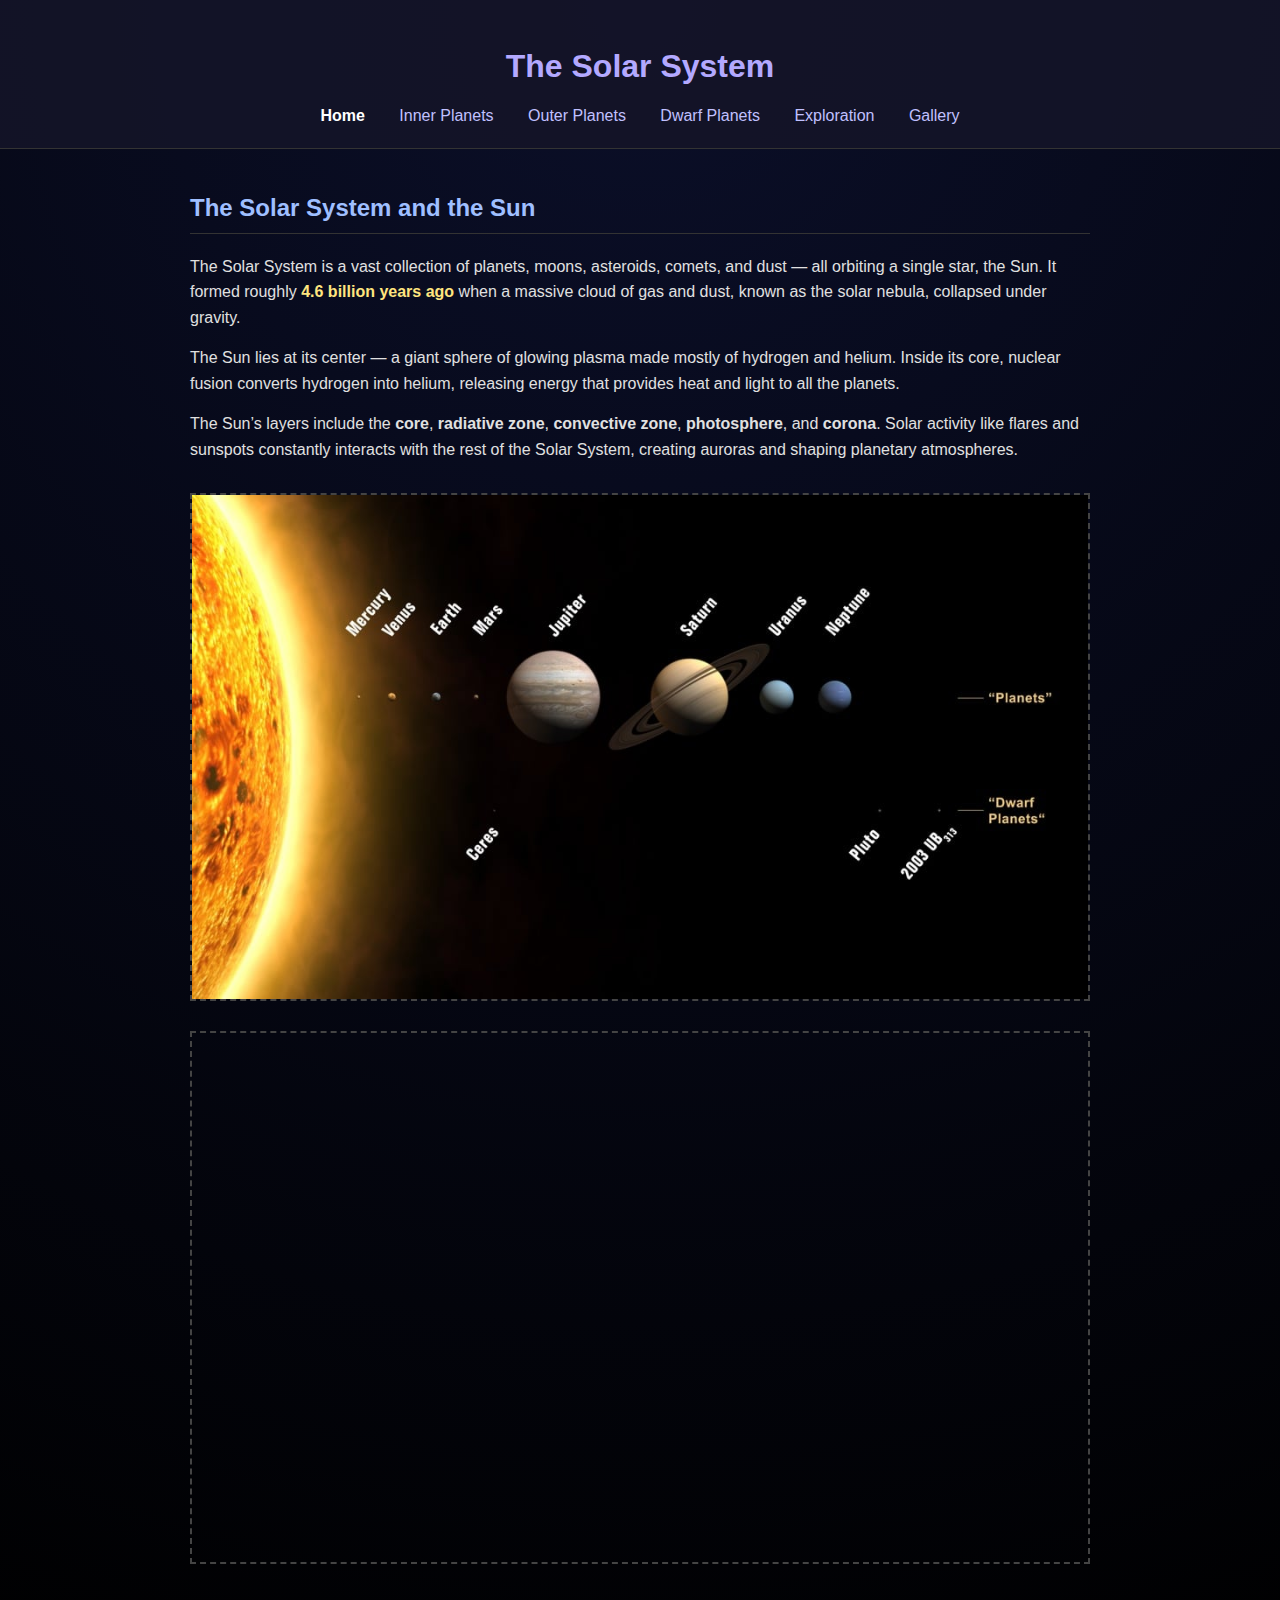
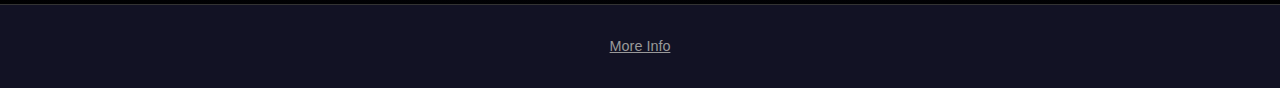
<file: index.html>
<!DOCTYPE html>
<html lang="en">
<head>
    <meta charset="UTF-8">
    <meta name="viewport" content="width=device-width, initial-scale=1.0">
    <title>The Solar System</title>
    <link rel="stylesheet" href="style.css">
    <link rel="icon" type="image/x-icon" href="/images/favicon.png">
</head>

<body>
    <header>
        <h1>The Solar System</h1>
        <nav>
            <a href="index.html" class="active">Home</a>
            <a href="inner.html">Inner Planets</a>
            <a href="outer.html">Outer Planets</a>
            <a href="dwarfs.html">Dwarf Planets</a>
            <a href="exploration.html">Exploration</a>
            <a href="gallery.html">Gallery</a>

        </nav>

    </header>

    <main>
        <section>
            <h2>The Solar System and the Sun</h2>
            <p>
                The Solar System is a vast collection of planets, moons, asteroids, comets, and dust — all orbiting a single star, the Sun. 
                It formed roughly <span class="highlight">4.6 billion years ago</span> when a massive cloud of gas and dust, known as the solar nebula, collapsed under gravity.
            </p>

            <p>
                The Sun lies at its center — a giant sphere of glowing plasma made mostly of hydrogen and helium. Inside its core, nuclear fusion converts hydrogen into helium, releasing energy that provides heat and light to all the planets.
            </p>

            <p>
                The Sun’s layers include the <strong>core</strong>, <strong>radiative zone</strong>, <strong>convective zone</strong>, <strong>photosphere</strong>, and <strong>corona</strong>.
                Solar activity like flares and sunspots constantly interacts with the rest of the Solar System, creating auroras and shaping planetary atmospheres.
            </p>

            <div class="placeholder"><img src="images/solarsystem.jpg" class="center" title="Diagram of the Solar System"></div>
            <div class="placeholder">
                <div class="wrapper">
                    <iframe src="https://eyes.nasa.gov/apps/solar-system/#/home?interactPrompt=true" allowfullscreen frameborder="0"></iframe>
                </div>
            </div>

        </section>

    </main>

    <footer>
        <p><a href="https://www.britannica.com/science/solar-system">More Info</a></p>

    </footer>

</body>
</html>
</file>
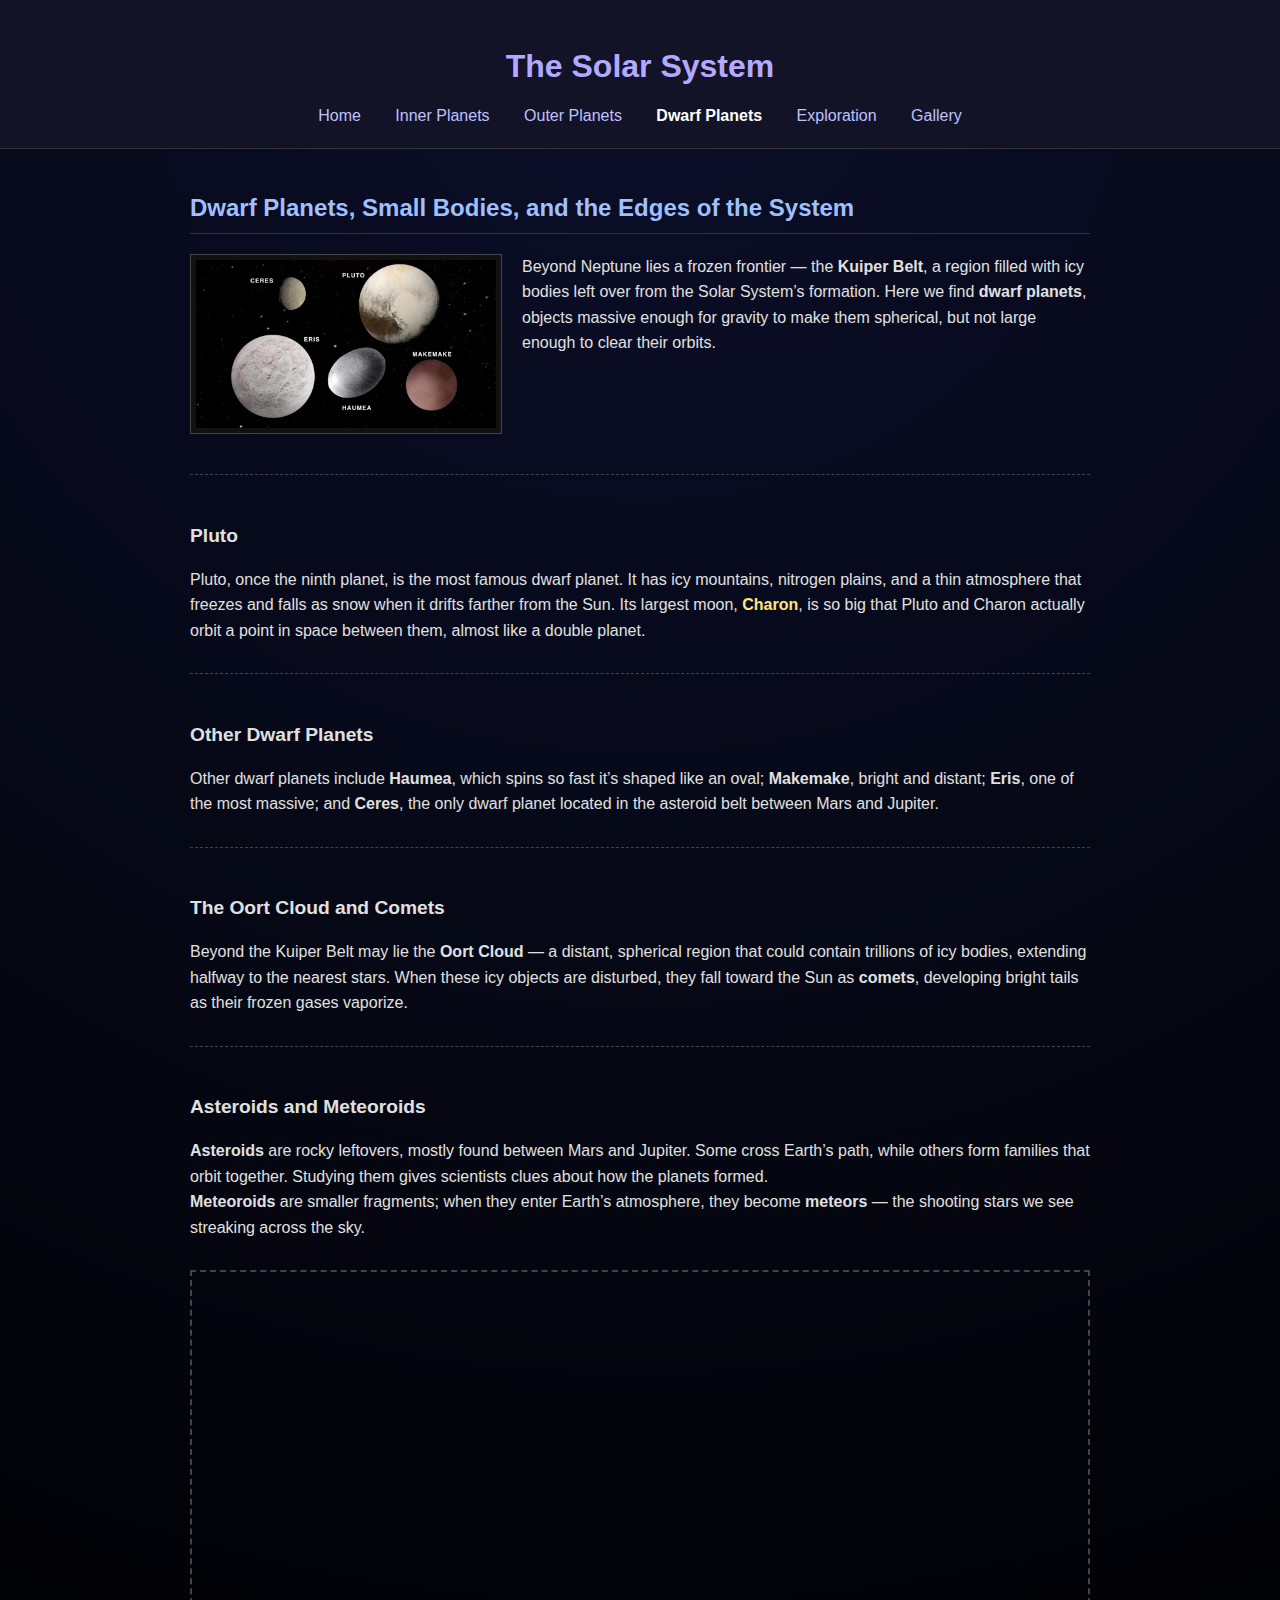
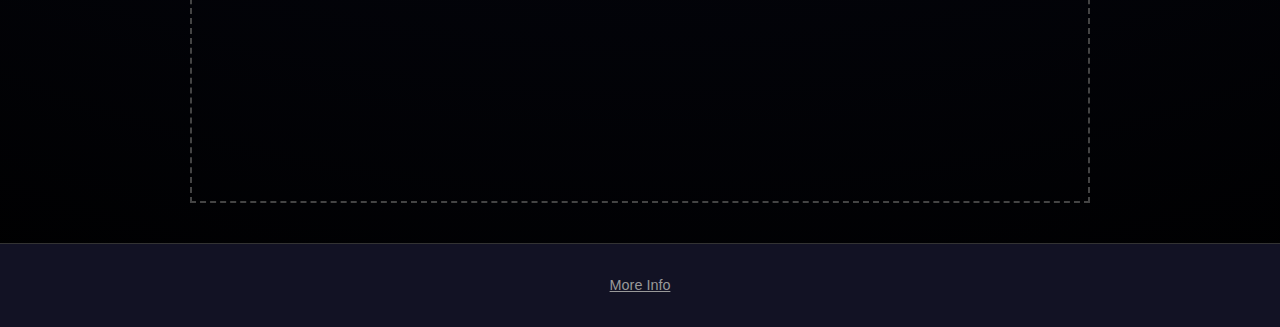
<file: dwarfs.html>
<!DOCTYPE html>
<html lang="en">
<head>
    <meta charset="UTF-8">
    <meta name="viewport" content="width=device-width, initial-scale=1.0">
    <title>The Solar System</title>
    <link rel="stylesheet" href="style.css">
    <link rel="icon" href="./favicon.png" />
</head>

<body>
    <header>
        <h1>The Solar System</h1>
        <nav>
            <a href="index.html">Home</a>
            <a href="inner.html">Inner Planets</a>
            <a href="outer.html">Outer Planets</a>
            <a href="dwarfs.html" class="active">Dwarf Planets</a>
            <a href="exploration.html">Exploration</a>
            <a href="gallery.html">Gallery</a>

        </nav>

    </header>

    <main>
        <section>
            <h2>Dwarf Planets, Small Bodies, and the Edges of the System</h2>
            <div class="content-wrapper">
                <img src="images/dwarf-planets.jpg" title="Dwarf Planets" class="img-float-left">
                <p>
                    Beyond Neptune lies a frozen frontier — the <strong>Kuiper Belt</strong>, a region filled with icy bodies left over from the Solar System’s formation. Here we find <strong>dwarf planets</strong>, objects massive enough for gravity to make them spherical, but not large enough to clear their orbits.
                </p>
            </div>
            <div class="content-section">
                <h4>Pluto</h4>
                <p>
                    Pluto, once the ninth planet, is the most famous dwarf planet. It has icy mountains, nitrogen plains, and a thin atmosphere that freezes and falls as snow when it drifts farther from the Sun. Its largest moon, <span class="highlight">Charon</span>, is so big that Pluto and Charon actually orbit a point in space between them, almost like a double planet.
                </p>
            </div>
            
            <div class="content-section">
                <h4>Other Dwarf Planets</h4>
                <p>
                    Other dwarf planets include <strong>Haumea</strong>, which spins so fast it’s shaped like an oval; <strong>Makemake</strong>, bright and distant; <strong>Eris</strong>, one of the most massive; and <strong>Ceres</strong>, the only dwarf planet located in the asteroid belt between Mars and Jupiter.
                </p>
            </div>

            <div class="content-section">
                <h4>The Oort Cloud and Comets</h4>
                <p>
                    Beyond the Kuiper Belt may lie the <strong>Oort Cloud</strong> — a distant, spherical region that could contain trillions of icy bodies, extending halfway to the nearest stars. When these icy objects are disturbed, they fall toward the Sun as <strong>comets</strong>, developing bright tails as their frozen gases vaporize.
                </p>
            </div>

            <div class="content-section">
                <h4>Asteroids and Meteoroids</h4>
                <p>
                    <strong>Asteroids</strong> are rocky leftovers, mostly found between Mars and Jupiter. Some cross Earth’s path, while others form families that orbit together. Studying them gives scientists clues about how the planets formed.<br>
                    <strong>Meteoroids</strong> are smaller fragments; when they enter Earth’s atmosphere, they become <strong>meteors</strong> — the shooting stars we see streaking across the sky.
                </p>
            </div>

            <div class="placeholder">
                <div class="wrapper">
                    <iframe src="https://eyes.nasa.gov/apps/asteroids/#/home" allowfullscreen frameborder="0"></iframe>
                </div>
            </div>

        </section>

    </main>

    <footer>
        <p><a href="https://en.wikipedia.org/wiki/Dwarf_planet">More Info</a></p>

    </footer>

</body>

</html>
</file>
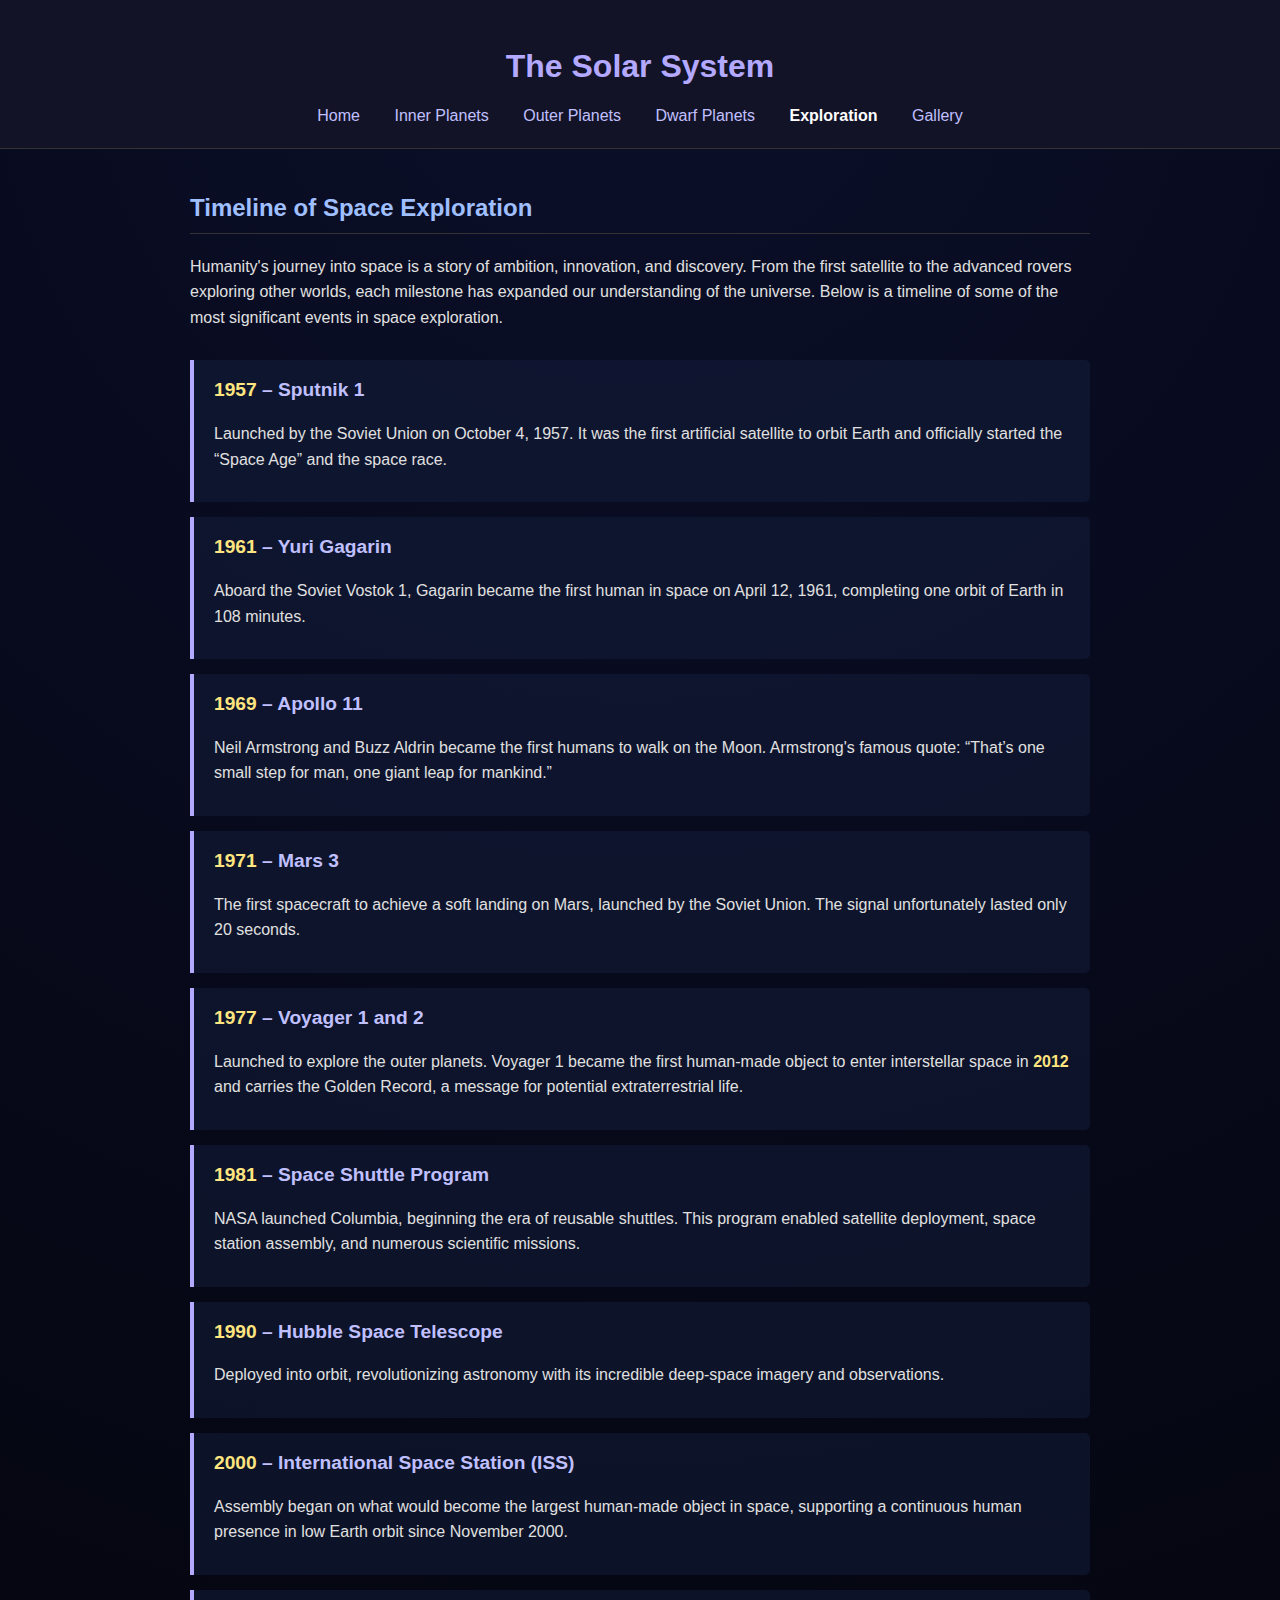
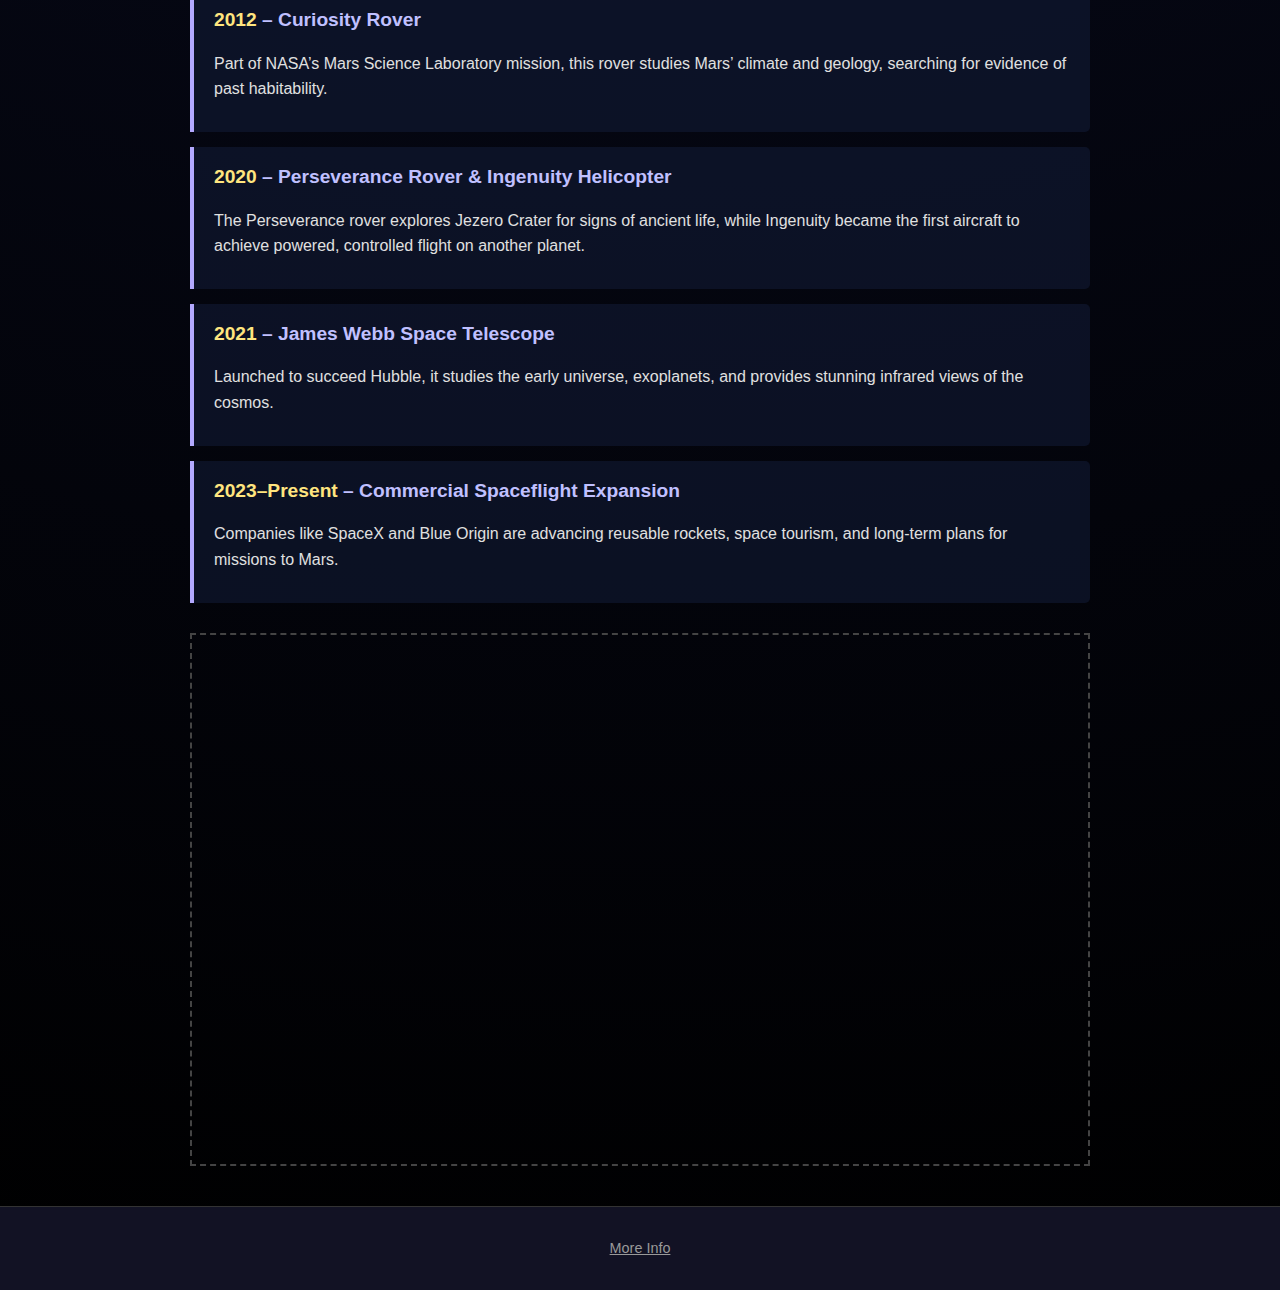
<file: exploration.html>
<!DOCTYPE html>
<html lang="en">
<head>
    <meta charset="UTF-8">
    <meta name="viewport" content="width=device-width, initial-scale=1.0">
    <title>The Solar System</title>
    <link rel="stylesheet" href="style.css">
    <link rel="icon" type="image/x-icon" href="/images/favicon.png">
</head>

<body>
    <header>
        <h1>The Solar System</h1>
        <nav>
            <a href="index.html">Home</a>
            <a href="inner.html">Inner Planets</a>
            <a href="outer.html">Outer Planets</a>
            <a href="dwarfs.html">Dwarf Planets</a>
            <a href="exploration.html" class="active">Exploration</a>
            <a href="gallery.html">Gallery</a>

        </nav>

    </header>

    <main>
        <section>
            <h2>Timeline of Space Exploration</h2>
            <p>
                Humanity's journey into space is a story of ambition, innovation, and discovery. From the first satellite to the advanced rovers exploring other worlds, each milestone has expanded our understanding of the universe. Below is a timeline of some of the most significant events in space exploration.
            </p>

            <ul class="timeline">
                <li>
                    <h4><span class="highlight">1957</span> – Sputnik 1</h4>
                    <p>Launched by the Soviet Union on October 4, 1957. It was the first artificial satellite to orbit Earth and officially started the “Space Age” and the space race.</p>
                </li>
                <li>
                    <h4><span class="highlight">1961</span> – Yuri Gagarin</h4>
                    <p>Aboard the Soviet Vostok 1, Gagarin became the first human in space on April 12, 1961, completing one orbit of Earth in 108 minutes.</p>
                </li>
                <li>
                    <h4><span class="highlight">1969</span> – Apollo 11</h4>
                    <p>Neil Armstrong and Buzz Aldrin became the first humans to walk on the Moon. Armstrong's famous quote: <span>“That’s one small step for man, one giant leap for mankind.”</span></p>
                </li>
                <li>
                    <h4><span class="highlight">1971</span> – Mars 3</h4>
                    <p>The first spacecraft to achieve a soft landing on Mars, launched by the Soviet Union. The signal unfortunately lasted only 20 seconds.</p>
                </li>
                <li>
                    <h4><span class="highlight">1977</span> – Voyager 1 and 2</h4>
                    <p>Launched to explore the outer planets. Voyager 1 became the first human-made object to enter interstellar space in <span class="highlight">2012</span> and carries the Golden Record, a message for potential extraterrestrial life.</p>
                </li>
                <li>
                    <h4><span class="highlight">1981</span> – Space Shuttle Program</h4>
                    <p>NASA launched Columbia, beginning the era of reusable shuttles. This program enabled satellite deployment, space station assembly, and numerous scientific missions.</p>
                </li>
                <li>
                    <h4><span class="highlight">1990</span> – Hubble Space Telescope</h4>
                    <p>Deployed into orbit, revolutionizing astronomy with its incredible deep-space imagery and observations.</p>
                </li>
                <li>
                    <h4><span class="highlight">2000</span> – International Space Station (ISS)</h4>
                    <p>Assembly began on what would become the largest human-made object in space, supporting a continuous human presence in low Earth orbit since November 2000.</p>
                </li>
                <li>
                    <h4><span class="highlight">2012</span> – Curiosity Rover</h4>
                    <p>Part of NASA’s Mars Science Laboratory mission, this rover studies Mars’ climate and geology, searching for evidence of past habitability.</p>
                </li>
                <li>
                    <h4><span class="highlight">2020</span> – Perseverance Rover & Ingenuity Helicopter</h4>
                    <p>The Perseverance rover explores Jezero Crater for signs of ancient life, while Ingenuity became the first aircraft to achieve powered, controlled flight on another planet.</p>
                </li>
                 <li>
                    <h4><span class="highlight">2021</span> – James Webb Space Telescope</h4>
                    <p>Launched to succeed Hubble, it studies the early universe, exoplanets, and provides stunning infrared views of the cosmos.</p>
                </li>
                <li>
                    <h4><span class="highlight">2023–Present</span> – Commercial Spaceflight Expansion</h4>
                    <p>Companies like <span>SpaceX</span> and <span>Blue Origin</span> are advancing reusable rockets, space tourism, and long-term plans for missions to Mars.</p>
                </li>
            </ul>

            <div class="placeholder">
                <div class="wrapper">
                    <iframe src="https://www.youtube.com/embed/PLcE3AI9wwE?si=XCJ4CtZ4hkO41fFs" title="YouTube video player" frameborder="0" allow="accelerometer; autoplay; clipboard-write; encrypted-media; gyroscope; picture-in-picture; web-share" referrerpolicy="strict-origin-when-cross-origin" allowfullscreen></iframe>
                </div>
            </div>

        </section>

    </main>

    <footer>
        <p><a href="https://www.britannica.com/science/space-exploration">More Info</a></p>

    </footer>

</body>
</html>
</file>
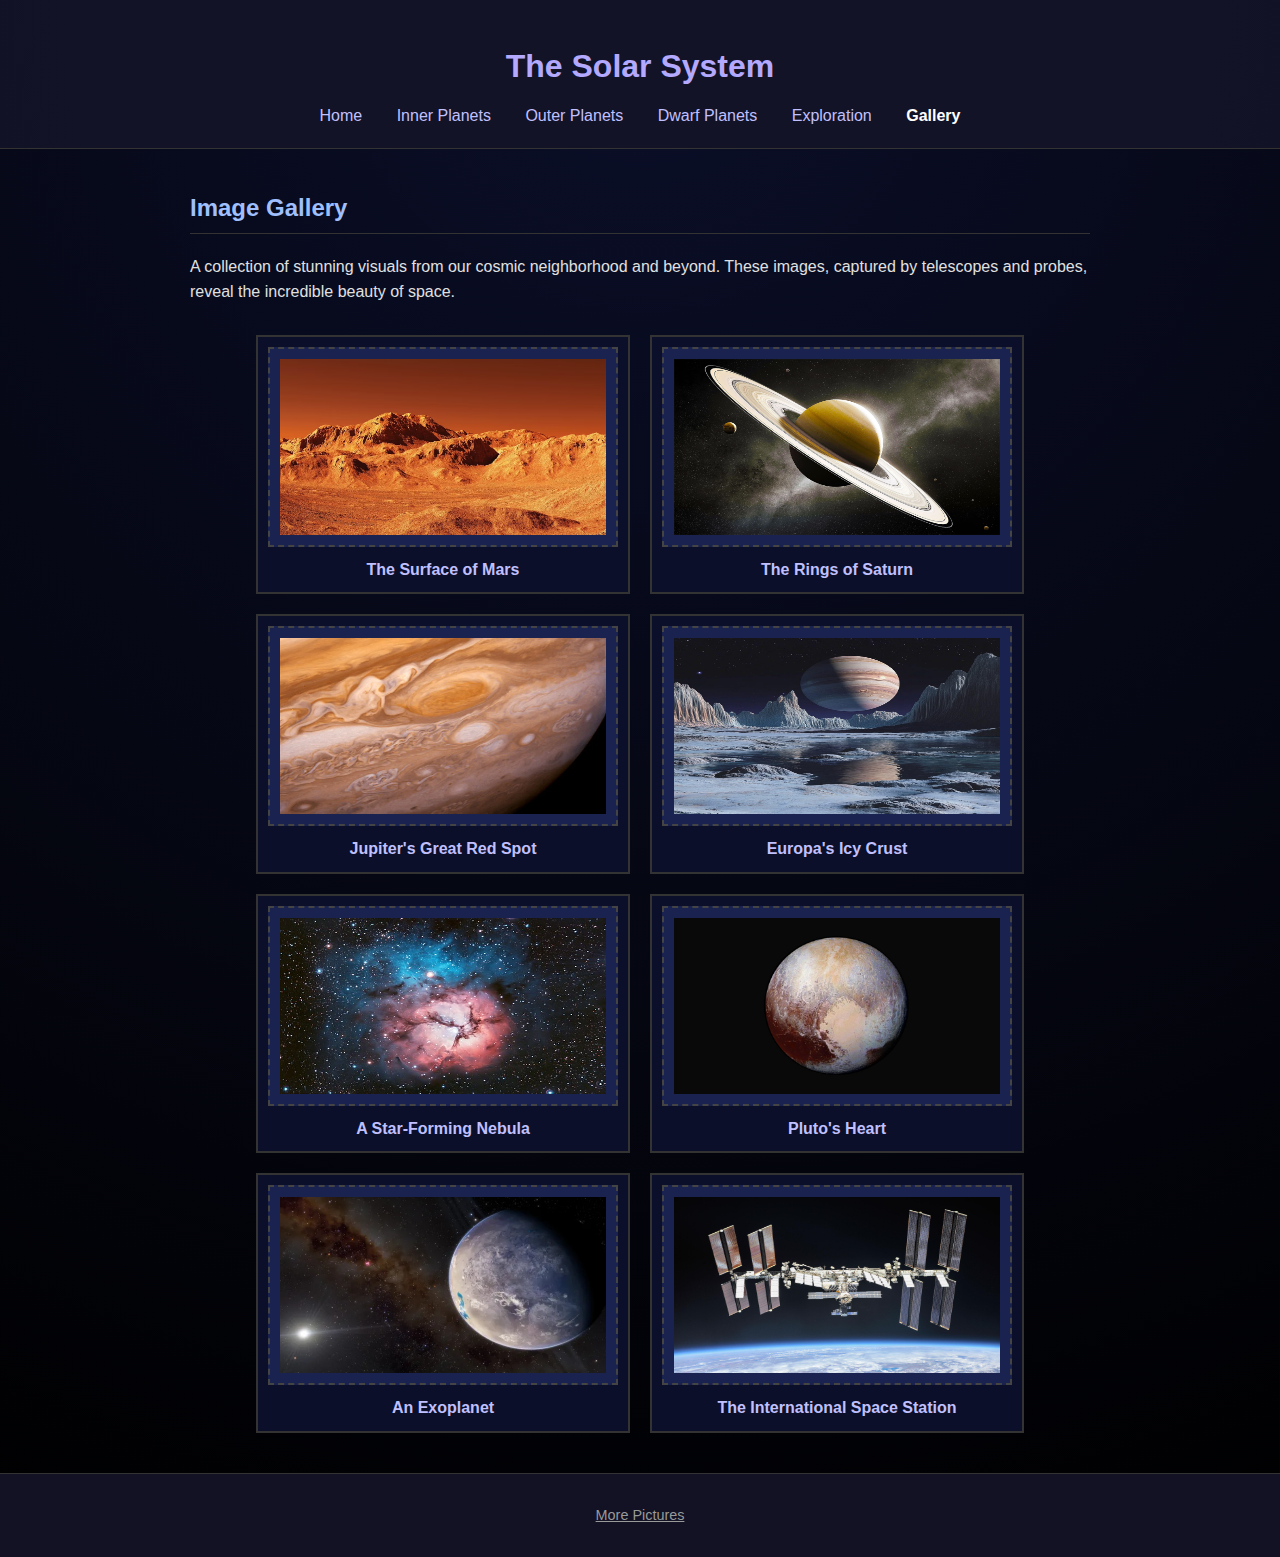
<file: gallery.html>
<!DOCTYPE html>
<html lang="en">
<head>
    <meta charset="UTF-8">
    <meta name="viewport" content="width=device-width, initial-scale=1.0">
    <title>The Solar System</title>
    <link rel="stylesheet" href="style.css">
    <link rel="icon" type="image/x-icon" href="/images/favicon.png">
</head>

<body>
    <header>
        <h1>The Solar System</h1>
        <nav>
            <a href="index.html">Home</a>
            <a href="inner.html">Inner Planets</a>
            <a href="outer.html">Outer Planets</a>
            <a href="dwarfs.html">Dwarf Planets</a>
            <a href="exploration.html">Exploration</a>
            <a href="gallery.html" class="active">Gallery</a>

        </nav>

    </header>

    <main>
        <section>
            <h2>Image Gallery</h2>
            <p>
                A collection of stunning visuals from our cosmic neighborhood and beyond. These images, captured by telescopes and probes, reveal the incredible beauty of space.
            </p>

            <div class="gallery-container">
                <div class="gallery-item">
                    <img src="images/gallery/mars.jpg" class="image-placeholder">
                    <div class="caption">The Surface of Mars</div>
                </div>
                <div class="gallery-item">
                    <img src="images/gallery/saturn.jpg" class="image-placeholder">
                    <div class="caption">The Rings of Saturn</div>
                </div>
                <div class="gallery-item">
                    <img src="images/gallery/jupiter.jpg" class="image-placeholder">
                    <div class="caption">Jupiter's Great Red Spot</div>
                </div>
                <div class="gallery-item">
                    <img src="images/gallery/europa.jpg" class="image-placeholder">
                    <div class="caption">Europa's Icy Crust</div>
                </div>
                <div class="gallery-item">
                    <img src="images/gallery/nebula.jpg" class="image-placeholder">
                    <div class="caption">A Star-Forming Nebula</div>
                </div>
                <div class="gallery-item">
                    <img src="images/gallery/pluto.jpg" class="image-placeholder">
                    <div class="caption">Pluto's Heart</div>
                </div>
                 <div class="gallery-item">
                    <img src="images/gallery/dwarfs.jpg" class="image-placeholder">
                    <div class="caption">An Exoplanet</div>
                </div>
                 <div class="gallery-item">
                    <img src="images/gallery/iss.jpg" class="image-placeholder">
                    <div class="caption">The International Space Station</div>
                </div>
            </div>
        </section>

    </main>

    <footer>
        <p><a href="https://science.nasa.gov/gallery/our-solar-system-images/">More Pictures</a></p>

    </footer>

</body>
</html>
</file>
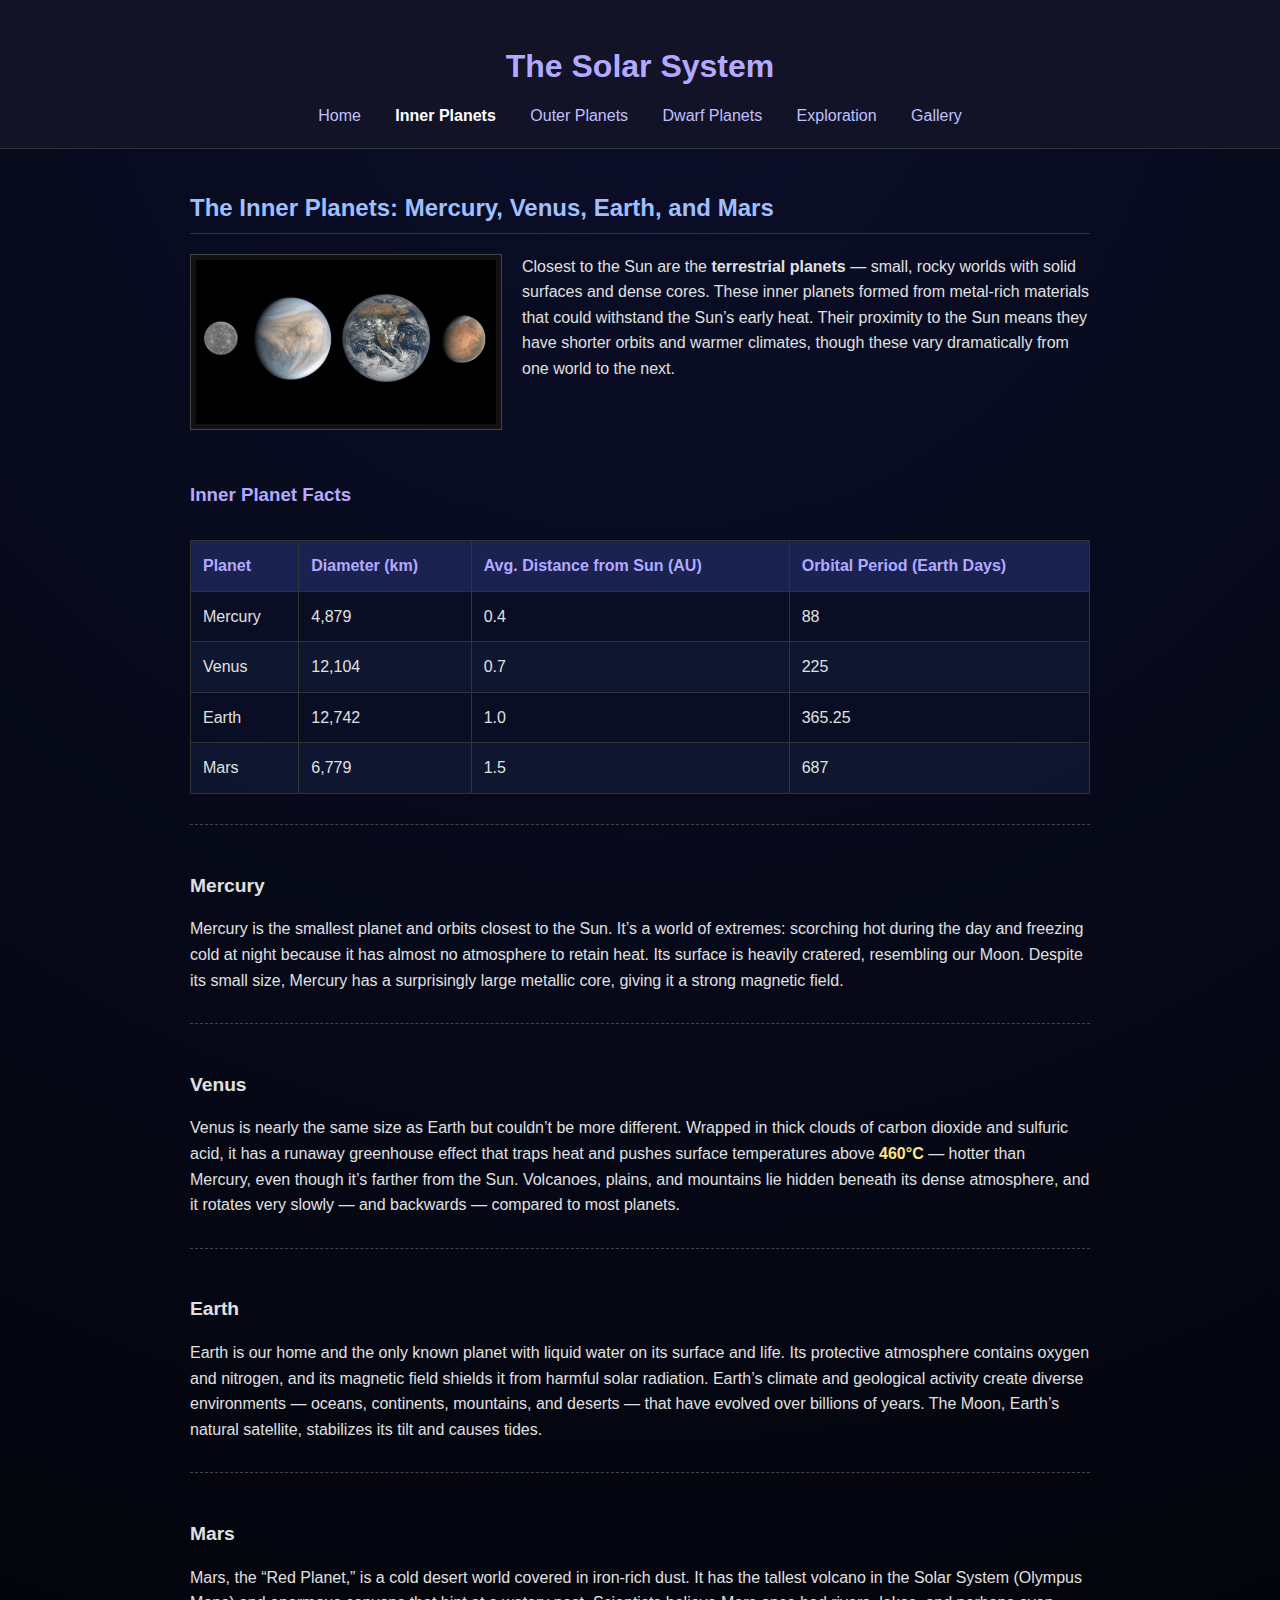
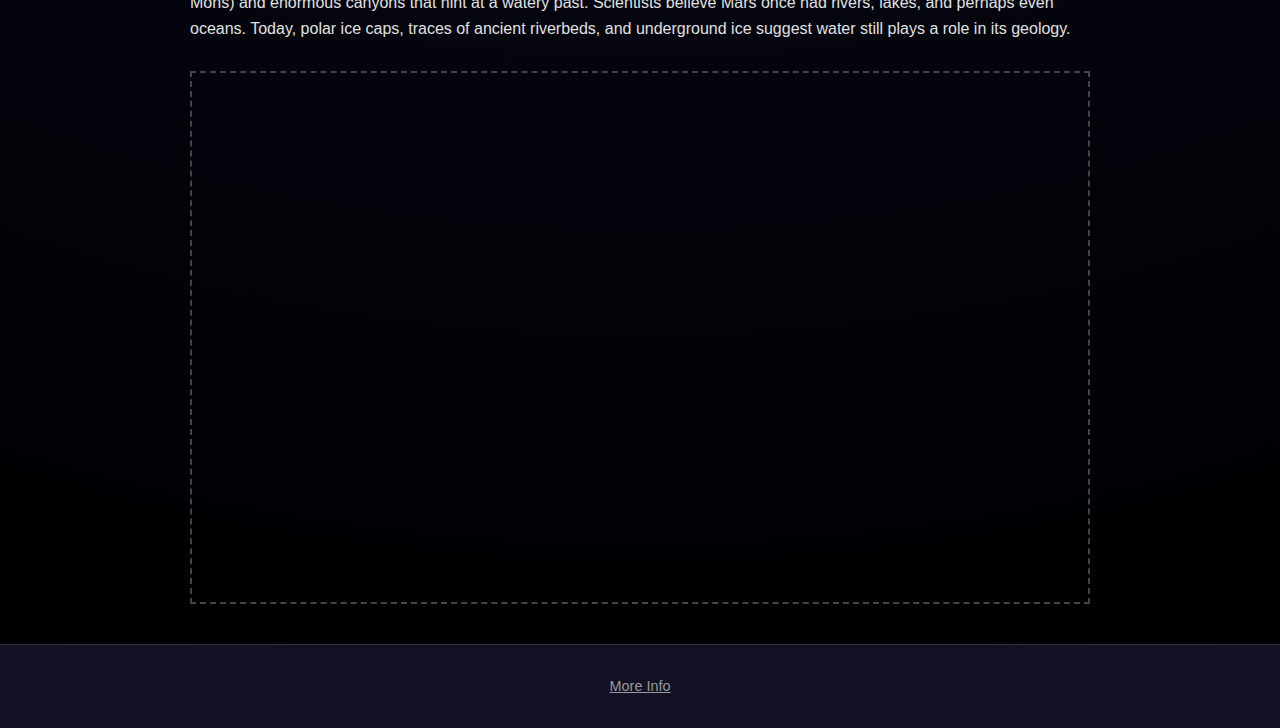
<file: inner.html>
<!DOCTYPE html>
<html lang="en">
<head>
    <meta charset="UTF-8">
    <meta name="viewport" content="width=device-width, initial-scale=1.0">
    <title>The Solar System</title>
    <link rel="stylesheet" href="style.css">
    <link rel="icon" type="image/x-icon" href="/images/favicon.png">
</head>

<body>
    <header>
        <h1>The Solar System</h1>
        <nav>
            <a href="index.html">Home</a>
            <a href="inner.html" class="active">Inner Planets</a>
            <a href="outer.html">Outer Planets</a>
            <a href="dwarfs.html">Dwarf Planets</a>
            <a href="exploration.html">Exploration</a>
            <a href="gallery.html">Gallery</a>

        </nav>

    </header>

    <main>
        <section>
            <h2>The Inner Planets: Mercury, Venus, Earth, and Mars</h2>
            <div class="content-wrapper">
                <img src="images/innerplanets.jpg" title="The Inner Planets" class="img-float-left">
                <p>
                    Closest to the Sun are the <strong>terrestrial planets</strong> — small, rocky worlds with solid surfaces and dense cores. These inner planets formed from metal-rich materials that could withstand the Sun’s early heat. Their proximity to the Sun means they have shorter orbits and warmer climates, though these vary dramatically from one world to the next.
                </p>
            </div>
            
            <h3>Inner Planet Facts</h3>
            <table>
                <thead>
                    <tr>
                        <th>Planet</th>
                        <th>Diameter (km)</th>
                        <th>Avg. Distance from Sun (AU)</th>
                        <th>Orbital Period (Earth Days)</th>
                    </tr>
                </thead>
                <tbody>
                    <tr>
                        <td>Mercury</td>
                        <td>4,879</td>
                        <td>0.4</td>
                        <td>88</td>
                    </tr>
                    <tr>
                        <td>Venus</td>
                        <td>12,104</td>
                        <td>0.7</td>
                        <td>225</td>
                    </tr>
                    <tr>
                        <td>Earth</td>
                        <td>12,742</td>
                        <td>1.0</td>
                        <td>365.25</td>
                    </tr>
                    <tr>
                        <td>Mars</td>
                        <td>6,779</td>
                        <td>1.5</td>
                        <td>687</td>
                    </tr>
                </tbody>
            </table>

            <div class="content-section">
                <h4>Mercury</h4>
                <p>
                    Mercury is the smallest planet and orbits closest to the Sun. It’s a world of extremes: scorching hot during the day and freezing cold at night because it has almost no atmosphere to retain heat. Its surface is heavily cratered, resembling our Moon. Despite its small size, Mercury has a surprisingly large metallic core, giving it a strong magnetic field.
                </p>
            </div>

            <div class="content-section">
                <h4>Venus</h4>
                <p>
                    Venus is nearly the same size as Earth but couldn’t be more different. Wrapped in thick clouds of carbon dioxide and sulfuric acid, it has a runaway greenhouse effect that traps heat and pushes surface temperatures above <span class="highlight">460°C</span> — hotter than Mercury, even though it’s farther from the Sun. Volcanoes, plains, and mountains lie hidden beneath its dense atmosphere, and it rotates very slowly — and backwards — compared to most planets.
                </p>
            </div>
            
            <div class="content-section">
                <h4>Earth</h4>
                <p>
                    Earth is our home and the only known planet with liquid water on its surface and life. Its protective atmosphere contains oxygen and nitrogen, and its magnetic field shields it from harmful solar radiation. Earth’s climate and geological activity create diverse environments — oceans, continents, mountains, and deserts — that have evolved over billions of years. The Moon, Earth’s natural satellite, stabilizes its tilt and causes tides.
                </p>
            </div>

            <div class="content-section">
                <h4>Mars</h4>
                <p>
                    Mars, the “Red Planet,” is a cold desert world covered in iron-rich dust. It has the tallest volcano in the Solar System (Olympus Mons) and enormous canyons that hint at a watery past. Scientists believe Mars once had rivers, lakes, and perhaps even oceans. Today, polar ice caps, traces of ancient riverbeds, and underground ice suggest water still plays a role in its geology.
                </p>
            </div>

            <div class="placeholder">
                <div class="wrapper">
                    <iframe src="https://eyes.nasa.gov/curiosity/" allowfullscreen frameborder="0"></iframe>
                </div>
            </div>

        </section>

    </main>

    <footer>
        <p><a href="https://courses.lumenlearning.com/suny-earthscience/chapter/inner-planets/">More Info</a></p>

    </footer>

</body>
</html>
</file>
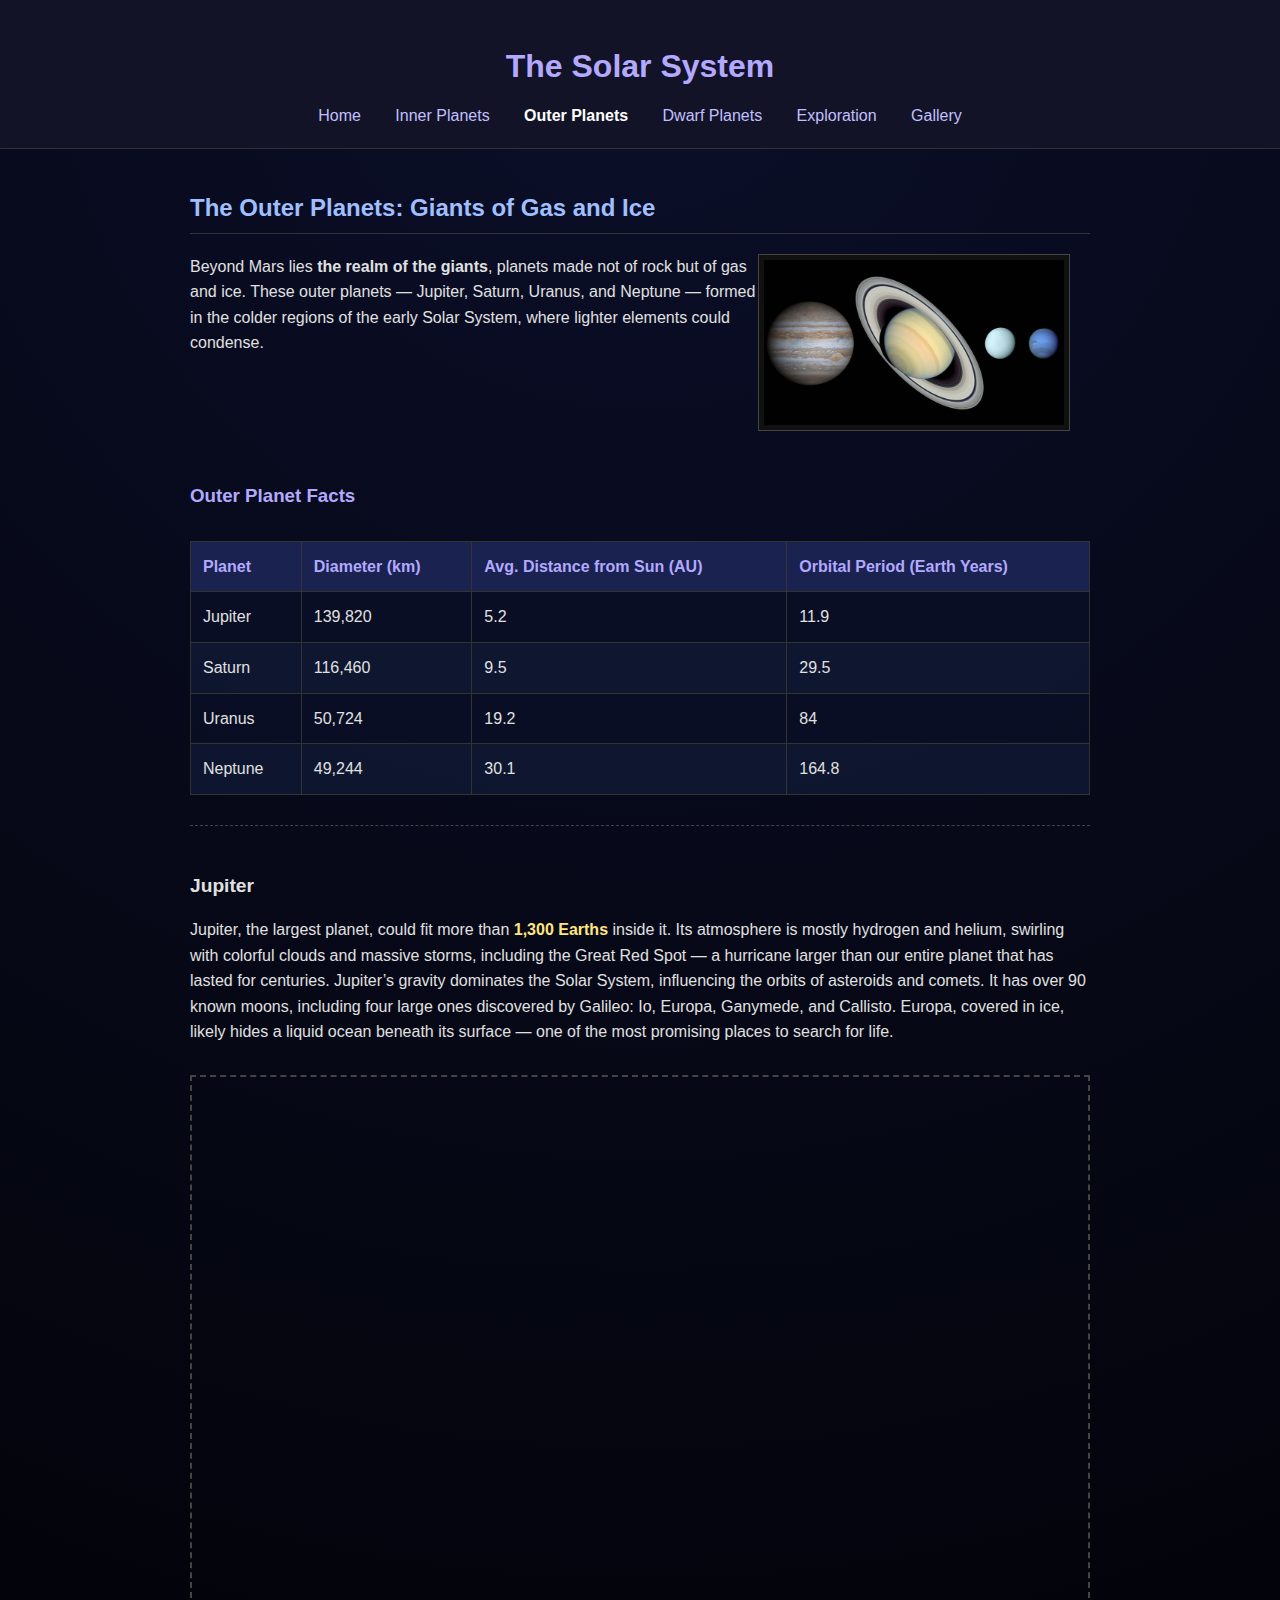
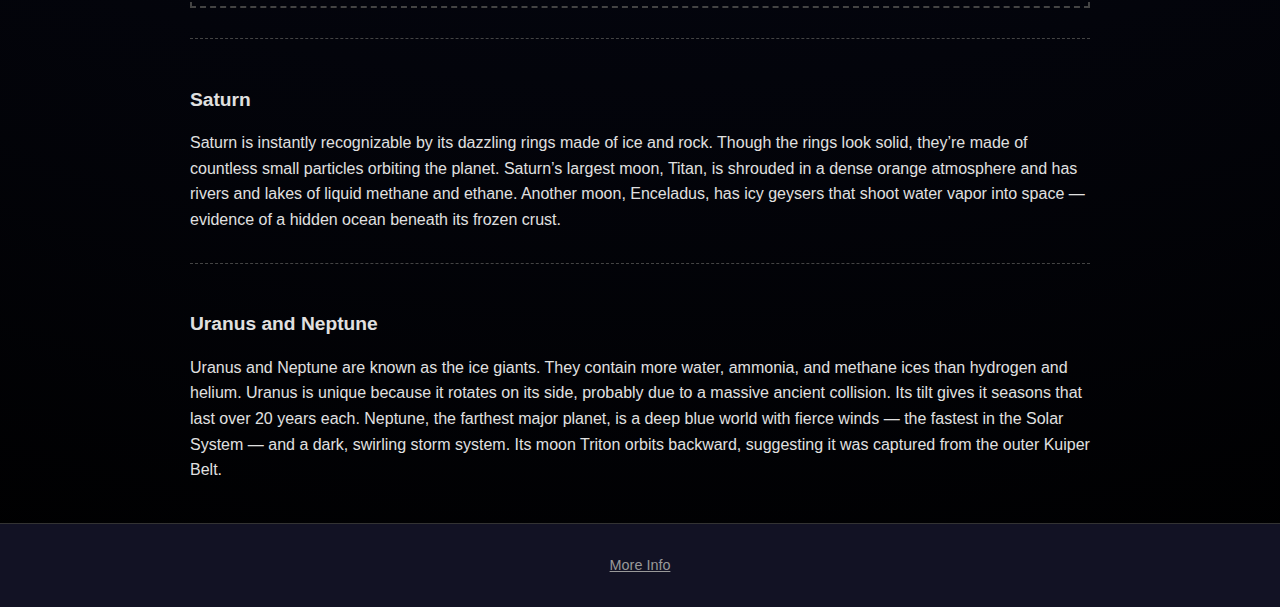
<file: outer.html>
<!DOCTYPE html>
<html lang="en">
<head>
    <meta charset="UTF-8">
    <meta name="viewport" content="width=device-width, initial-scale=1.0">
    <title>The Solar System</title>
    <link rel="stylesheet" href="style.css">
    <link rel="icon" href="./images/favicon.png" type="image/png">
</head>

<body>
    <header>
        <h1>The Solar System</h1>
        <nav>
            <a href="index.html">Home</a>
            <a href="inner.html">Inner Planets</a>
            <a href="outer.html" class="active">Outer Planets</a>
            <a href="dwarfs.html">Dwarf Planets</a>
            <a href="exploration.html">Exploration</a>
            <a href="gallery.html">Gallery</a>

        </nav>

    </header>

    <main>
        <section>
            <h2>The Outer Planets: Giants of Gas and Ice</h2>
            <div class="content-wrapper">
                <img src="images/outerplanets.jpg" title="The Outer Planets" class="img-float-right">
                <p>
                    Beyond Mars lies <strong>the realm of the giants</strong>, planets made not of rock but of gas and ice. These outer planets — Jupiter, Saturn, Uranus, and Neptune — formed in the colder regions of the early Solar System, where lighter elements could condense.
                </p>
            </div>

            <h3>Outer Planet Facts</h3>
            <table>
                <thead>
                    <tr>
                        <th>Planet</th>
                        <th>Diameter (km)</th>
                        <th>Avg. Distance from Sun (AU)</th>
                        <th>Orbital Period (Earth Years)</th>
                    </tr>
                </thead>
                <tbody>
                    <tr>
                        <td>Jupiter</td>
                        <td>139,820</td>
                        <td>5.2</td>
                        <td>11.9</td>
                    </tr>
                    <tr>
                        <td>Saturn</td>
                        <td>116,460</td>
                        <td>9.5</td>
                        <td>29.5</td>
                    </tr>
                    <tr>
                        <td>Uranus</td>
                        <td>50,724</td>
                        <td>19.2</td>
                        <td>84</td>
                    </tr>
                    <tr>
                        <td>Neptune</td>
                        <td>49,244</td>
                        <td>30.1</td>
                        <td>164.8</td>
                    </tr>
                </tbody>
            </table>
            
            <div class="content-section">
                <h4>Jupiter</h4>
                <p>
                    Jupiter, the largest planet, could fit more than <span class="highlight">1,300 Earths</span> inside it. Its atmosphere is mostly hydrogen and helium, swirling with colorful clouds and massive storms, including the Great Red Spot — a hurricane larger than our entire planet that has lasted for centuries. Jupiter’s gravity dominates the Solar System, influencing the orbits of asteroids and comets. It has over 90 known moons, including four large ones discovered by Galileo: Io, Europa, Ganymede, and Callisto. Europa, covered in ice, likely hides a liquid ocean beneath its surface — one of the most promising places to search for life.
                </p>
            </div>

            <div class="placeholder">
                <div class="wrapper">
                    <iframe src="https://science.nasa.gov/wp-content/uploads/2021/12/hubble-13939-grs-wide-mp4.mp4" frameborder="0" allowfullscreen ></iframe>
                </div>
            </div>
            
            <div class="content-section">
                <h4>Saturn</h4>
                <p>
                    Saturn is instantly recognizable by its dazzling rings made of ice and rock. Though the rings look solid, they’re made of countless small particles orbiting the planet. Saturn’s largest moon, Titan, is shrouded in a dense orange atmosphere and has rivers and lakes of liquid methane and ethane. Another moon, Enceladus, has icy geysers that shoot water vapor into space — evidence of a hidden ocean beneath its frozen crust.
                </p>
            </div>

            <div class="content-section">
                <h4>Uranus and Neptune</h4>
                <p>
                    Uranus and Neptune are known as the ice giants. They contain more water, ammonia, and methane ices than hydrogen and helium. Uranus is unique because it rotates on its side, probably due to a massive ancient collision. Its tilt gives it seasons that last over 20 years each. Neptune, the farthest major planet, is a deep blue world with fierce winds — the fastest in the Solar System — and a dark, swirling storm system. Its moon Triton orbits backward, suggesting it was captured from the outer Kuiper Belt.
                </p>
            </div>

        </section>

    </main>

    <footer>
        <p><a href="https://science.howstuffworks.com/outer-planets.htm">More Info</a></p>

    </footer>

</body>

</html>
</file>
<file: style.css>
body {
  margin: 0;
  font-family: 'Segoe UI', Tahoma, Geneva, Verdana, sans-serif;
  background: radial-gradient(circle at top, #0b0f29, #000);
  color: #e0e0e0;
  line-height: 1.6;
}

header {
  background: rgba(20, 20, 40, 0.9);
  padding: 20px 0;
  text-align: center;
  border-bottom: 1px solid #333;
}

header h1 {
  color: #b3a9ff;
  margin-bottom: 10px;
}

nav a {
  color: #c0c0ff;
  text-decoration: none;
  margin: 0 15px;
  transition: color 0.3s ease;
}

nav a:hover {
  color: #ffe57f;
}

nav .active {
  color: #ffffff;
  font-weight: bold;
}

main {
  max-width: 900px;
  margin: 40px auto;
  padding: 0 20px;
}

h2 {
  color: #9fbfff;
  border-bottom: 1px solid #333;
  padding-bottom: 5px;
}

h3 {
  color: #b3a9ff;
  margin-top: 40px;
}

h4 {
  color: #e0e0e0;
  font-size: 1.2em;
  margin-bottom: 5px;
}

p {
  margin: 15px 0;
}

.placeholder {
  border: 2px dashed #444;
  color: #777;
  margin: 30px 0;
}

footer {
  background: rgba(20, 20, 40, 0.9);
  text-align: center;
  padding: 15px 0;
  font-size: 0.9em;
  border-top: 1px solid #333333;
}

footer a {
  color: #999999;
}

.center {
  display: block;
  margin-left: auto;
  margin-right: auto;
  width: 100%;
  height: 100%
}

.wrapper {
    position: relative;
    padding-bottom: 56.25%;
    padding-top: 25px;
    height: 0;

}
.wrapper iframe {
    position: absolute;
    top: 0;
    left: 0;
    width: 100%;
    height: 100%;
}

.content-wrapper::after {
  content: "";
  display: table;
  clear: both;
}

.img-float-left {
  float: left;
  margin: 0 20px 10px 0;
  width: 300px;
  height: auto;
  border: 1px solid #444444;
  padding: 5px;
  background: #111111;
}

.img-float-right {
  float: right;
  margin: 0 20px 10px 0;
  width: 300px;
  height: auto;
  border: 1px solid #444444;
  padding: 5px;
  background: #111111;
}

.planet-float-left {
  float: left;
  margin: 0 20px 10px 0;
  width: 150px;
  height: auto;
  border: 1px solid #444444;
  padding: 5px;
  background: #111111;
}

.planet-float-right {
  float: right;
  margin: 0 20px 10px 0;
  width: 150px;
  height: auto;
  border: 1px solid #444444;
  padding: 5px;
  background: #111111;
}

.content-section {
  margin-top: 30px;
  padding-top: 20px;
  border-top: 1px dashed #444444;
}

table {
  width: 100%;
  margin: 30px 0;
  border-collapse: collapse;
  background-color: rgba(10, 15, 40, 0.7);
}

th, td {
  border: 1px solid #333333;
  padding: 12px;
  text-align: left;
}

th {
  background-color: #1a2350;
  color: #b3a9ff;
}

tr:nth-child(even) {
  background-color: rgba(20, 30, 60, 0.5);
}

.gallery-container {
  display: flex;
  flex-wrap: wrap;
  gap: 20px;
  justify-content: center;
  margin-top: 30px;
}

.gallery-item {
  flex-basis: 350px;
  border: 2px solid #333333;
  background-color: #0b0f29;
  padding: 10px;
  text-align: center;
  transition: transform 0.3s ease, box-shadow 0.3s ease;
}

.gallery-item:hover {
  transform: translateY(-5px);
  box-shadow: 0 8px 16px rgba(179, 169, 255, 0.2);
}

.gallery-item .caption {
  margin-top: 10px;
  color: #c0c0ff;
  font-weight: bold;
}

.image-placeholder {
  width: 100%;
  height: 200px;
  background-color: #1a2350;
  border: 2px dashed #444;
  display: flex;
  align-items: center;
  justify-content: center;
  text-align: center;
  padding: 10px;
  color: #777;
  box-sizing: border-box;
}

span.highlight {
  color: #ffe57f;
  font-weight: bold;
}

.timeline {
  list-style-type: none;
  padding-left: 0;
  margin-top: 30px;
}

.timeline li {
  padding: 15px 20px;
  background-color: rgba(20, 30, 60, 0.5);
  margin-bottom: 15px;
  border-left: 4px solid #b3a9ff;
  border-radius: 0 5px 5px 0;
}

.timeline h4 {
  margin: 0 0 5px 0;
  color: #c0c0ff;
}
</file>
